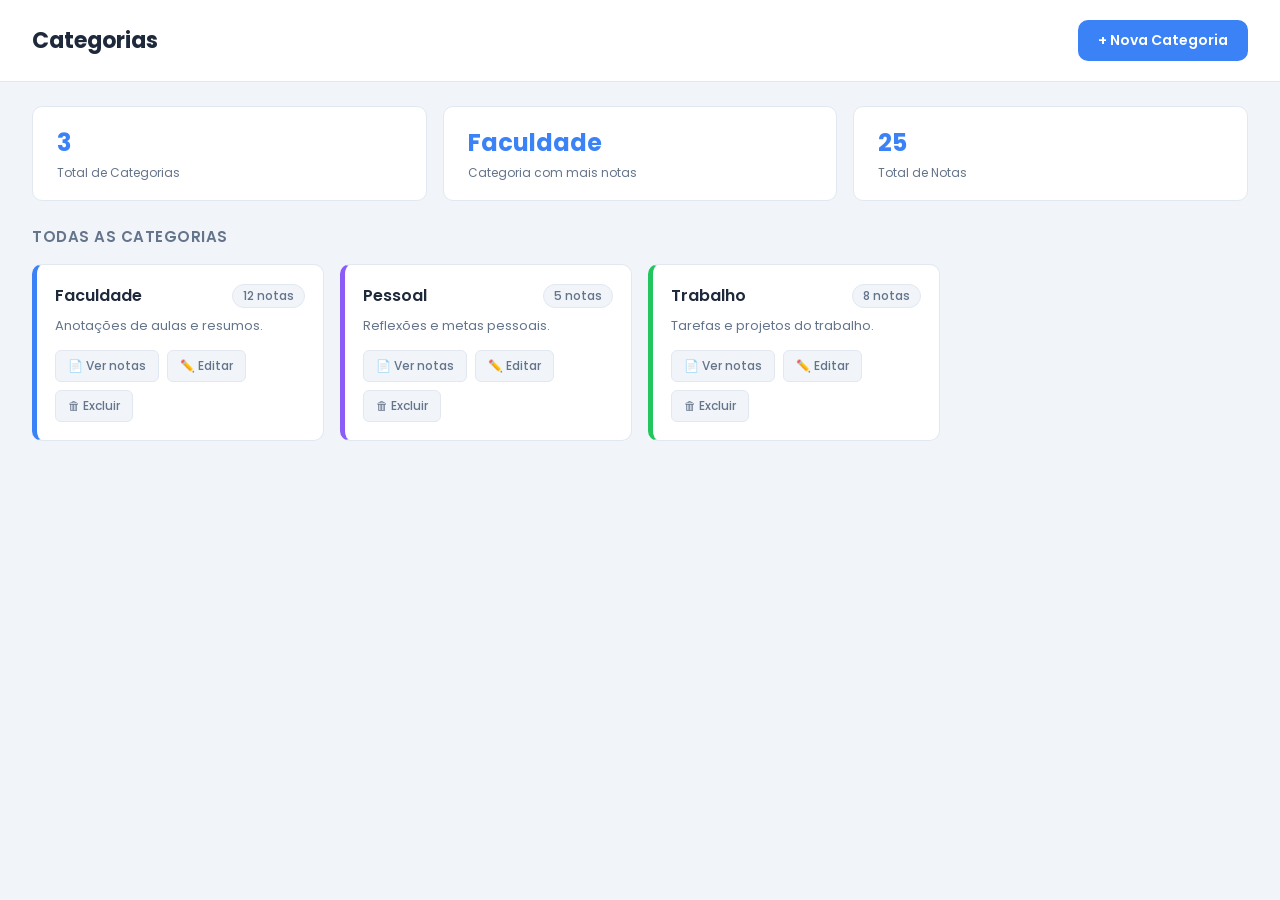
<file: categorias.html>
<!doctype html>
<html lang="pt-BR">
  <head>
    <meta charset="UTF-8" />
    <meta name="viewport" content="width=device-width, initial-scale=1.0" />
    <title>Categorias</title>
    <link
      href="https://fonts.googleapis.com/css2?family=Poppins:wght@400;500;600;700&display=swap"
      rel="stylesheet"
    />
    <link rel="stylesheet" href="./css/categorias.css" />
  </head>
  <body>
    <!-- CABEÇALHO -->
    <header class="cabecalho">
      <h1>Categorias</h1>
      <button class="btn-novo" onclick="abrirModal()">+ Nova Categoria</button>
    </header>

    <!-- ESTATÍSTICAS -->
    <section class="estatisticas">
      <div class="stat-box">
        <span class="stat-numero" id="total-categorias">0</span>
        <span class="stat-label">Total de Categorias</span>
      </div>
      <div class="stat-box">
        <span class="stat-numero" id="top-nome">—</span>
        <span class="stat-label">Categoria com mais notas</span>
      </div>
      <div class="stat-box">
        <span class="stat-numero" id="total-notas">0</span>
        <span class="stat-label">Total de Notas</span>
      </div>
    </section>

    <!-- LISTA DE CATEGORIAS -->
    <main class="container">
      <h2 class="subtitulo">Todas as Categorias</h2>
      <div class="grade" id="grade-categorias"></div>
      <div class="vazio" id="vazio">
        <p>Nenhuma categoria cadastrada.</p>
        <p>Clique em <strong>+ Nova Categoria</strong> para começar.</p>
      </div>
    </main>

    <!-- MODAL: CRIAR / EDITAR -->
    <div class="overlay" id="overlay-modal" onclick="fecharModal()">
      <div class="modal" onclick="event.stopPropagation()">
        <div class="modal-cabecalho">
          <h3 id="modal-titulo">Nova Categoria</h3>
          <button class="btn-fechar" onclick="fecharModal()">✕</button>
        </div>

        <label class="campo-label">Nome</label>
        <input
          class="campo-input"
          id="campo-nome"
          type="text"
          placeholder="Ex: Faculdade, Trabalho…"
        />

        <label class="campo-label">Cor</label>
        <div class="cores-grupo">
          <button
            class="cor-btn"
            data-cor="#3b82f6"
            style="background: #3b82f6"
            onclick="selecionarCor('#3b82f6', this)"
          ></button>
          <button
            class="cor-btn"
            data-cor="#8b5cf6"
            style="background: #8b5cf6"
            onclick="selecionarCor('#8b5cf6', this)"
          ></button>
          <button
            class="cor-btn"
            data-cor="#22c55e"
            style="background: #22c55e"
            onclick="selecionarCor('#22c55e', this)"
          ></button>
        </div>

        <label class="campo-label">Descrição</label>
        <textarea
          class="campo-input campo-textarea"
          id="campo-descricao"
          placeholder="Descreva esta categoria…"
        ></textarea>

        <div class="modal-rodape">
          <button class="btn-cancelar" onclick="fecharModal()">Cancelar</button>
          <button class="btn-salvar" onclick="salvarCategoria()">Salvar</button>
        </div>
      </div>
    </div>

    <!-- MODAL: CONFIRMAR EXCLUSÃO -->
    <div class="overlay" id="overlay-excluir" onclick="fecharExcluir()">
      <div class="modal modal-pequeno" onclick="event.stopPropagation()">
        <div class="modal-cabecalho">
          <h3>Excluir Categoria</h3>
          <button class="btn-fechar" onclick="fecharExcluir()">✕</button>
        </div>
        <p class="texto-confirmar">
          Deseja excluir a categoria <strong id="nome-excluir"></strong>? Essa
          ação não pode ser desfeita.
        </p>
        <div class="modal-rodape">
          <button class="btn-cancelar" onclick="fecharExcluir()">
            Cancelar
          </button>
          <button class="btn-excluir" onclick="confirmarExclusao()">
            Excluir
          </button>
        </div>
      </div>
    </div>

    <!-- AVISO (TOAST) -->
    <div class="toast" id="toast"></div>

    <script src="./js/categorias.js"></script>
  </body>
</html>
</file>
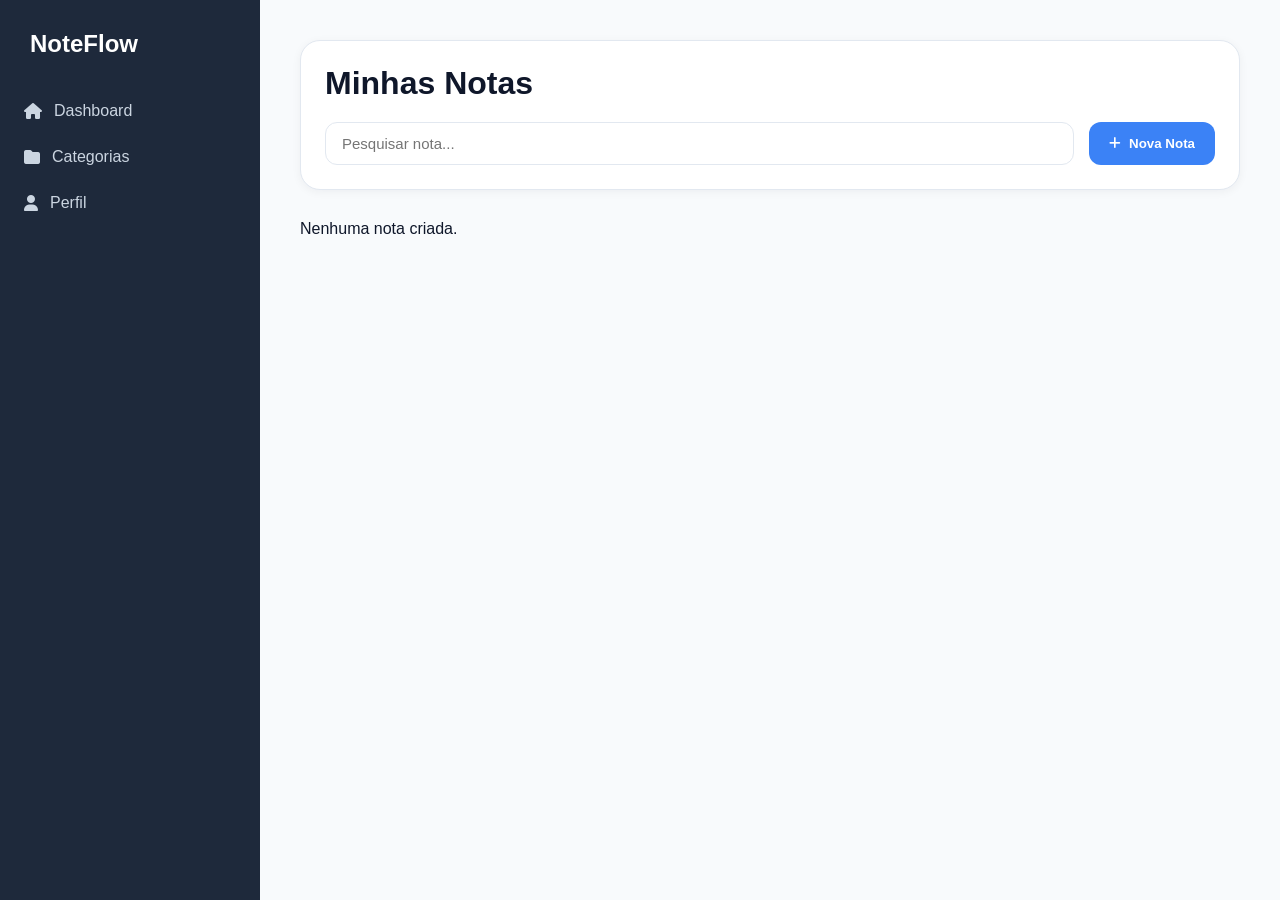
<file: notas.html>
<!doctype html>
<html lang="pt-BR">
  <head>
    <meta charset="UTF-8" />

    <meta name="viewport" content="width=device-width, initial-scale=1.0" />

    <title>NoteFlow - Notas</title>

    <link rel="stylesheet" href="./css/notas.css" />

    <link
      rel="stylesheet"
      href="https://cdnjs.cloudflare.com/ajax/libs/font-awesome/6.5.2/css/all.min.css"
    />
  </head>

  <body>
    <!-- SIDEBAR -->

    <aside class="sidebar">
      <div class="sidebar-logo">NoteFlow</div>

      <nav>
        <a href="dashboard.html">
          <i class="fa-solid fa-house"></i>

          Dashboard
        </a>

        <a href="categorias.html">
          <i class="fa-solid fa-folder"></i>

          Categorias
        </a>

        <a href="perfil.html">
          <i class="fa-solid fa-user"></i>

          Perfil
        </a>
      </nav>
    </aside>

    <!-- CONTEÚDO -->

    <main class="container" style="margin-left: 300px">
      <!-- HEADER -->

      <header class="header">
        <h1>Minhas Notas</h1>

        <div class="actions-top">
          <input type="text" id="search" placeholder="Pesquisar nota..." />

          <button id="openModal">
            <i class="fa-solid fa-plus"></i>

            Nova Nota
          </button>
        </div>
      </header>

      <!-- GRID DINÂMICA -->

      <section class="notes-grid" id="notesGrid"></section>
    </main>

    <!-- MODAL -->

    <div class="modal" id="modal">
      <div class="modal-content">
        <h2>Nova Nota</h2>

        <form id="noteForm">
          <input
            type="text"
            id="noteTitle"
            placeholder="Título da nota"
            required
          />

          <textarea
            id="noteContent"
            placeholder="Descrição da nota..."
            required
          >
          </textarea>

          <select id="noteCategory">
            <option>Carregando categorias...</option>
          </select>

          <div class="favorite-box">
            <input type="checkbox" id="favorite" style="width: auto" />

            <label for="favorite"> Marcar como favorita </label>
          </div>

          <div class="modal-buttons">
            <button type="submit">Salvar</button>

            <button type="button" class="cancel">Cancelar</button>
          </div>
        </form>
      </div>
    </div>

    <script src="./js/notas.js"></script>
  </body>
</html>
</file>
<file: css/categorias.css>
:root {
  --azul: #3b82f6;
  --roxo: #8b5cf6;
  --verde: #22c55e;
  --fundo: #f1f5f9;
  --branco: #ffffff;
  --texto: #1e293b;
  --cinza: #64748b;
  --borda: #e2e8f0;
  --radius: 10px;
}

*,
*::before,
*::after {
  box-sizing: border-box;
  margin: 0;
  padding: 0;
}

body {
  font-family: "Poppins", sans-serif;
  background: var(--fundo);
  color: var(--texto);
  min-height: 100vh;
}

.cabecalho {
  background: var(--branco);
  border-bottom: 1px solid var(--borda);
  padding: 20px 32px;
  display: flex;
  align-items: center;
  justify-content: space-between;
}

.cabecalho h1 {
  font-size: 22px;
  font-weight: 700;
  color: var(--texto);
}

.btn-novo {
  background: var(--azul);
  color: #fff;
  border: none;
  border-radius: var(--radius);
  padding: 10px 20px;
  font-family: "Poppins", sans-serif;
  font-size: 14px;
  font-weight: 600;
  cursor: pointer;
  transition: background 0.2s;
}

.btn-novo:hover {
  background: #2563eb;
}

.estatisticas {
  display: flex;
  gap: 16px;
  padding: 24px 32px 0;
  flex-wrap: wrap;
}

.stat-box {
  background: var(--branco);
  border: 1px solid var(--borda);
  border-radius: var(--radius);
  padding: 18px 24px;
  flex: 1;
  min-width: 160px;
  display: flex;
  flex-direction: column;
  gap: 4px;
}

.stat-numero {
  font-size: 24px;
  font-weight: 700;
  color: var(--azul);
}
.stat-label {
  font-size: 12px;
  color: var(--cinza);
}

.container {
  padding: 24px 32px;
}

.subtitulo {
  font-size: 15px;
  font-weight: 600;
  color: var(--cinza);
  text-transform: uppercase;
  letter-spacing: 0.5px;
  margin-bottom: 16px;
}

.grade {
  display: grid;
  grid-template-columns: repeat(auto-fill, minmax(260px, 1fr));
  gap: 16px;
}

.card {
  background: var(--branco);
  border: 1px solid var(--borda);
  border-left: 5px solid var(--cor-cat);
  border-radius: var(--radius);
  padding: 18px;
  transition: box-shadow 0.2s;
}

.card:hover {
  box-shadow: 0 4px 16px rgba(0, 0, 0, 0.08);
}

.card-topo {
  display: flex;
  align-items: center;
  justify-content: space-between;
  margin-bottom: 8px;
}

.card-nome {
  font-size: 16px;
  font-weight: 600;
  color: var(--texto);
}

.card-qtd {
  background: var(--fundo);
  border: 1px solid var(--borda);
  border-radius: 20px;
  padding: 2px 10px;
  font-size: 12px;
  color: var(--cinza);
  font-weight: 500;
}

.card-desc {
  font-size: 13px;
  color: var(--cinza);
  margin-bottom: 14px;
  line-height: 1.5;
}

.card-acoes {
  display: flex;
  gap: 8px;
  flex-wrap: wrap;
}

.btn-acao {
  background: var(--fundo);
  border: 1px solid var(--borda);
  border-radius: 6px;
  padding: 6px 12px;
  font-family: "Poppins", sans-serif;
  font-size: 12px;
  font-weight: 500;
  color: var(--cinza);
  cursor: pointer;
  transition: all 0.15s;
}

.btn-acao:hover {
  background: #e2e8f0;
  color: var(--texto);
}

.btn-acao.ver:hover {
  color: var(--azul);
  border-color: var(--azul);
  background: #eff6ff;
}

.btn-acao.excluir:hover {
  color: #ef4444;
  border-color: #ef4444;
  background: #fef2f2;
}

.vazio {
  text-align: center;
  padding: 60px 0;
  color: var(--cinza);
  display: none;
  line-height: 2;
}

.overlay {
  position: fixed;
  inset: 0;
  background: rgba(0, 0, 0, 0.4);
  display: none;
  align-items: center;
  justify-content: center;
  padding: 20px;
  z-index: 100;
}

.overlay.aberto {
  display: flex;
}

.modal {
  background: var(--branco);
  border-radius: 14px;
  padding: 28px;
  width: 100%;
  max-width: 440px;
  box-shadow: 0 8px 32px rgba(0, 0, 0, 0.15);
}

.modal-pequeno {
  max-width: 360px;
}

.modal-cabecalho {
  display: flex;
  align-items: center;
  justify-content: space-between;
  margin-bottom: 20px;
}

.modal-cabecalho h3 {
  font-size: 17px;
  font-weight: 700;
}

.btn-fechar {
  background: var(--fundo);
  border: 1px solid var(--borda);
  border-radius: 6px;
  width: 30px;
  height: 30px;
  font-size: 14px;
  cursor: pointer;
  color: var(--cinza);
  transition: background 0.15s;
}

.btn-fechar:hover {
  background: #e2e8f0;
}

.campo-label {
  display: block;
  font-size: 13px;
  font-weight: 600;
  color: var(--cinza);
  margin-bottom: 6px;
  margin-top: 16px;
}

.campo-input {
  width: 100%;
  border: 1px solid var(--borda);
  border-radius: 8px;
  padding: 10px 12px;
  font-family: "Poppins", sans-serif;
  font-size: 14px;
  color: var(--texto);
  outline: none;
  transition: border-color 0.15s;
  background: var(--branco);
}

.campo-input:focus {
  border-color: var(--azul);
}

.campo-textarea {
  resize: vertical;
  min-height: 80px;
}

.cores-grupo {
  display: flex;
  gap: 12px;
  margin-top: 4px;
}

.cor-btn {
  width: 36px;
  height: 36px;
  border-radius: 50%;
  border: 3px solid transparent;
  cursor: pointer;
  transition: all 0.15s;
}

.cor-btn:hover {
  transform: scale(1.1);
}

.cor-btn.selecionada {
  border-color: var(--texto);
  transform: scale(1.15);
}

.modal-rodape {
  display: flex;
  gap: 10px;
  margin-top: 24px;
}

.btn-cancelar {
  flex: 1;
  background: var(--fundo);
  border: 1px solid var(--borda);
  border-radius: 8px;
  padding: 10px;
  font-family: "Poppins", sans-serif;
  font-size: 14px;
  font-weight: 500;
  color: var(--cinza);
  cursor: pointer;
  transition: background 0.15s;
}

.btn-cancelar:hover {
  background: #e2e8f0;
}

.btn-salvar {
  flex: 2;
  background: var(--azul);
  border: none;
  border-radius: 8px;
  padding: 10px;
  font-family: "Poppins", sans-serif;
  font-size: 14px;
  font-weight: 600;
  color: #fff;
  cursor: pointer;
  transition: background 0.15s;
}

.btn-salvar:hover {
  background: #2563eb;
}

.btn-excluir {
  flex: 2;
  background: #ef4444;
  border: none;
  border-radius: 8px;
  padding: 10px;
  font-family: "Poppins", sans-serif;
  font-size: 14px;
  font-weight: 600;
  color: #fff;
  cursor: pointer;
  transition: background 0.15s;
}

.btn-excluir:hover {
  background: #dc2626;
}

.texto-confirmar {
  font-size: 14px;
  color: var(--cinza);
  line-height: 1.6;
  margin-bottom: 4px;
}

.texto-confirmar strong {
  color: var(--texto);
}

.toast {
  position: fixed;
  bottom: 28px;
  left: 50%;
  transform: translateX(-50%) translateY(20px);
  background: var(--texto);
  color: #fff;
  border-radius: 8px;
  padding: 10px 20px;
  font-size: 13px;
  font-weight: 500;
  opacity: 0;
  transition: all 0.3s;
  pointer-events: none;
  z-index: 200;
  white-space: nowrap;
}

.toast.visivel {
  opacity: 1;
  transform: translateX(-50%) translateY(0);
}

@media (max-width: 600px) {
  .cabecalho {
    padding: 16px;
    flex-direction: column;
    gap: 12px;
    align-items: flex-start;
  }

  .estatisticas {
    padding: 16px 16px 0;
  }

  .container {
    padding: 16px;
  }
  
  .grade {
    grid-template-columns: 1fr;
  }
}
</file>
<file: css/notas.css>
:root {
  --bg-main: #f8fafc;
  --bg-card: #ffffff;
  --nav-bg: #1e293b;
  --primary: #3b82f6;
  --primary-hover: #2563eb;
  --text-primary: #0f172a;
  --text-secondary: #64748b;
  --border: #e2e8f0;
  --success: #22c55e;
  --error: #ef4444;
  --warning: #f59e0b;
  --shadow-sm: 0 2px 10px rgba(15, 23, 42, 0.05);
  --shadow-md: 0 8px 25px rgba(15, 23, 42, 0.08);
  --shadow-lg: 0 20px 40px rgba(15, 23, 42, 0.12);
}

* {
  margin: 0;
  padding: 0;
  box-sizing: border-box;
  font-family:
    Inter,
    Segoe UI,
    sans-serif;
}

body {
  background: var(--bg-main);
  color: var(--text-primary);
  min-height: 100vh;
}

.container {
  width: calc(100% - 340px);
  max-width: 1400px;
  margin: auto;
  padding: 40px 0;
}

.header {
  background: var(--bg-card);
  padding: 24px;
  border-radius: 20px;
  border: 1px solid var(--border);
  box-shadow: var(--shadow-sm);
  margin-bottom: 30px;
}

.header h1 {
  font-size: 2rem;
  margin-bottom: 20px;
  color: var(--text-primary);
}

.actions-top {
  display: flex;
  gap: 15px;
  flex-wrap: wrap;
}

input,
textarea,
select {
  width: 100%;

  background: white;

  border: 1px solid var(--border);

  border-radius: 12px;

  padding: 12px 16px;

  font-size: 15px;

  color: var(--text-primary);

  transition: 0.3s;
}

input:focus,
textarea:focus,
select:focus {
  outline: none;

  border-color: var(--primary);

  box-shadow: 0 0 0 4px rgba(59, 130, 246, 0.15);
}

textarea {
  resize: none;
  min-height: 120px;
}

#search {
  flex: 1;
  min-width: 250px;
}

button {
  border: none;
  cursor: pointer;
  transition: 0.3s;
}

#openModal {
  background: var(--primary);

  color: white;

  padding: 12px 20px;

  border-radius: 12px;

  font-weight: 600;

  display: flex;
  align-items: center;
  gap: 8px;
}

#openModal:hover {
  background: var(--primary-hover);
}

.notes-grid {
  display: grid;

  grid-template-columns: repeat(auto-fill, minmax(320px, 1fr));

  gap: 25px;
}


.note {
  background: var(--bg-card);

  border: 1px solid var(--border);

  border-radius: 20px;

  padding: 20px;

  box-shadow: var(--shadow-sm);

  transition: 0.25s;
}

.note:hover {
  transform: translateY(-5px);

  box-shadow: var(--shadow-md);
}

.note h3 {
  color: var(--text-primary);

  margin-bottom: 10px;

  font-size: 1.2rem;
}

.note p {
  color: var(--text-secondary);

  line-height: 1.6;

  margin-bottom: 15px;
}

.badge {
  display: inline-block;

  background: #dbeafe;

  color: #1d4ed8;

  padding: 6px 14px;

  border-radius: 999px;

  font-size: 13px;

  font-weight: 600;

  margin-bottom: 15px;
}

.note-footer {
  display: flex;

  justify-content: space-between;

  align-items: center;

  margin-top: 10px;
}

.note-footer small {
  color: var(--text-secondary);
}

.note-actions {
  display: flex;
  gap: 10px;
}

.icon-btn {
  width: 38px;
  height: 38px;

  display: flex;
  align-items: center;
  justify-content: center;

  border-radius: 12px;

  background: #f8fafc;

  border: 1px solid var(--border);
}

.icon-btn:hover {
  background: #eff6ff;
}

.favorite {
  color: var(--warning);
}

.pinned {
  color: var(--error);
}

.modal {
  position: fixed;

  inset: 0;

  background: rgba(15, 23, 42, 0.55);

  backdrop-filter: blur(5px);

  display: none;

  justify-content: center;

  align-items: center;

  padding: 20px;

  z-index: 999;
}

.modal-content {
  width: 100%;
  max-width: 550px;

  background: white;

  border-radius: 24px;

  padding: 30px;

  border: 1px solid var(--border);

  box-shadow: var(--shadow-lg);
}

.modal-content h2 {
  margin-bottom: 20px;

  color: var(--text-primary);
}

#noteForm {
  display: flex;

  flex-direction: column;

  gap: 15px;
}

.favorite-box {
  display: flex;

  align-items: center;

  gap: 10px;
}

.modal-buttons {
  display: flex;

  gap: 10px;

  margin-top: 10px;
}

.modal-buttons button {
  flex: 1;

  padding: 14px;

  border-radius: 12px;

  font-weight: 600;
}

.modal-buttons button[type="submit"] {
  background: var(--success);

  color: white;
}

.modal-buttons button[type="submit"]:hover {
  filter: brightness(0.95);
}

.cancel {
  background: var(--error);

  color: white;
}

.cancel:hover {
  filter: brightness(0.95);
}

.sidebar {
  width: 260px;

  background: var(--nav-bg);

  color: white;

  min-height: 100vh;

  position: fixed;

  left: 0;
  top: 0;
}

.sidebar-logo {
  padding: 30px;

  font-size: 24px;

  font-weight: 700;
}

.sidebar a {
  display: flex;

  align-items: center;

  gap: 12px;

  padding: 14px 24px;

  color: #cbd5e1;

  text-decoration: none;

  transition: 0.3s;
}

.sidebar a:hover {
  background: rgba(255, 255, 255, 0.08);

  color: white;
}

.modal {
  display: none;
}

.modal.active {
  display: flex;
}

@media (max-width: 768px) {
  .container {
    width: 95%;
  }

  .actions-top {
    flex-direction: column;
  }

  .modal-content {
    padding: 20px;
  }

  .notes-grid {
    grid-template-columns: 1fr;
  }
}

@media (max-width: 992px) {
  .container {
    width: calc(100% - 280px);
    padding: 25px 15px;
  }

  .header h1 {
    font-size: 1.8rem;
  }

  .notes-grid {
    grid-template-columns: repeat(auto-fill, minmax(280px, 1fr));
  }

  .modal-content {
    max-width: 90%;
  }
}

@media (max-width: 768px) {
  .sidebar {
    position: relative;
    width: 100%;
    min-height: auto;
  }

  .sidebar-logo {
    text-align: center;
    padding: 20px;
  }

  .sidebar nav {
    display: flex;
    overflow-x: auto;
    white-space: nowrap;
    padding-bottom: 10px;
  }

  .sidebar nav::-webkit-scrollbar {
    height: 6px;
  }

  .sidebar nav::-webkit-scrollbar-thumb {
    background: rgba(255, 255, 255, 0.2);
    border-radius: 999px;
  }

  .sidebar a {
    flex-shrink: 0;
    padding: 14px 18px;
  }

  .container {
    width: 100%;
    margin: 0;
    padding: 20px;
  }

  main.container {
    margin-left: 0;
  }

  .header {
    padding: 18px;
  }

  .header h1 {
    font-size: 1.6rem;
    text-align: center;
  }

  .actions-top {
    flex-direction: column;
  }

  #search {
    min-width: unset;
    width: 100%;
  }

  #openModal {
    width: 100%;
    justify-content: center;
  }

  .notes-grid {
    grid-template-columns: 1fr;
  }

  .note {
    padding: 18px;
  }

  .note-footer {
    flex-direction: column;
    gap: 15px;
    align-items: flex-start;
  }

  .note-actions {
    width: 100%;
    justify-content: flex-end;
  }

  .modal-content {
    max-width: 100%;
    padding: 20px;
    border-radius: 18px;
  }

  .modal-buttons {
    flex-direction: column;
  }

  .modal-buttons button {
    width: 100%;
  }
}

@media (max-width: 480px) {
  .container {
    padding: 15px;
  }

  .header h1 {
    font-size: 1.4rem;
  }

  .note h3 {
    font-size: 1rem;
  }

  .note p {
    font-size: 0.9rem;
  }

  .badge {
    font-size: 12px;
    padding: 5px 10px;
  }

  .icon-btn {
    width: 34px;
    height: 34px;
  }

  .sidebar-logo {
    font-size: 20px;
  }

  .sidebar a {
    font-size: 14px;
  }
}
</file>
